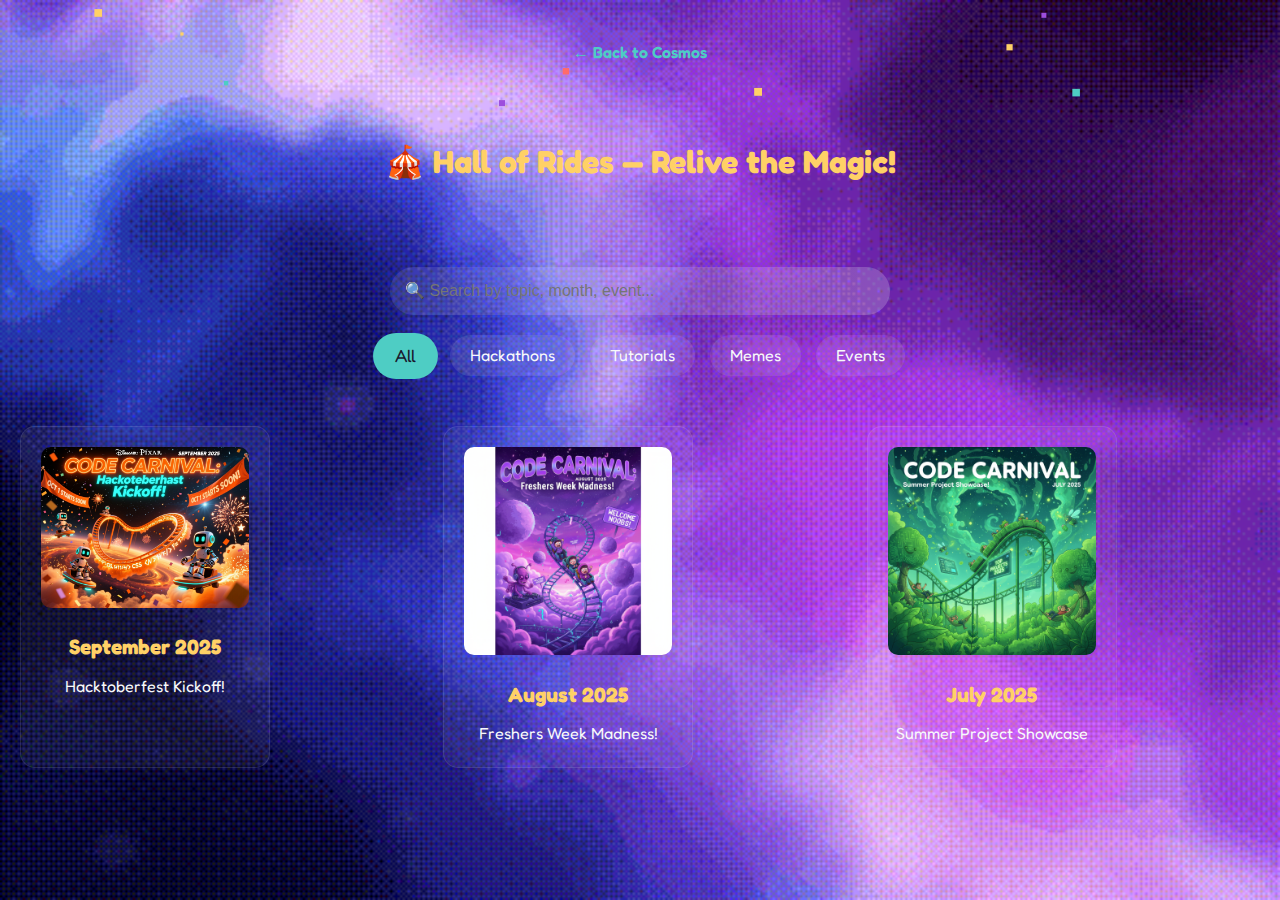
<file: archive.html>
<!DOCTYPE html>
<html lang="en" data-theme="dark">

<head>
    <meta charset="UTF-8" />
    <meta name="viewport" content="width=device-width, initial-scale=1.0" />
    <title>🎪 Hall of Rides — Code Carnival Cosmos</title>
    <link rel="stylesheet" href="assets/css/style.css" />
    <link href="https://fonts.googleapis.com/css2?family=Fredoka:wght@400;600;700&display=swap" rel="stylesheet">
</head>

<body>

    <div class="page-header">
        <a href="index.html" class="back-home">← Back to Cosmos</a>
        <h1>🎪 Hall of Rides — Relive the Magic!</h1>
    </div>

    <section class="filters">
        <input type="text" id="search-input" placeholder="🔍 Search by topic, month, event..."
            class="search-box shimmer">
        <div class="filter-tags">
            <span class="tag active" data-filter="all">All</span>
            <span class="tag" data-filter="hackathon">Hackathons</span>
            <span class="tag" data-filter="tutorial">Tutorials</span>
            <span class="tag" data-filter="meme">Memes</span>
            <span class="tag" data-filter="event">Events</span>
        </div>
    </section>

    <div class="archive-grid" id="archive-container">
        <!-- Populated by JS -->
    </div>

    <script src="assets/js/script.js"></script>
</body>

</html>
</file>
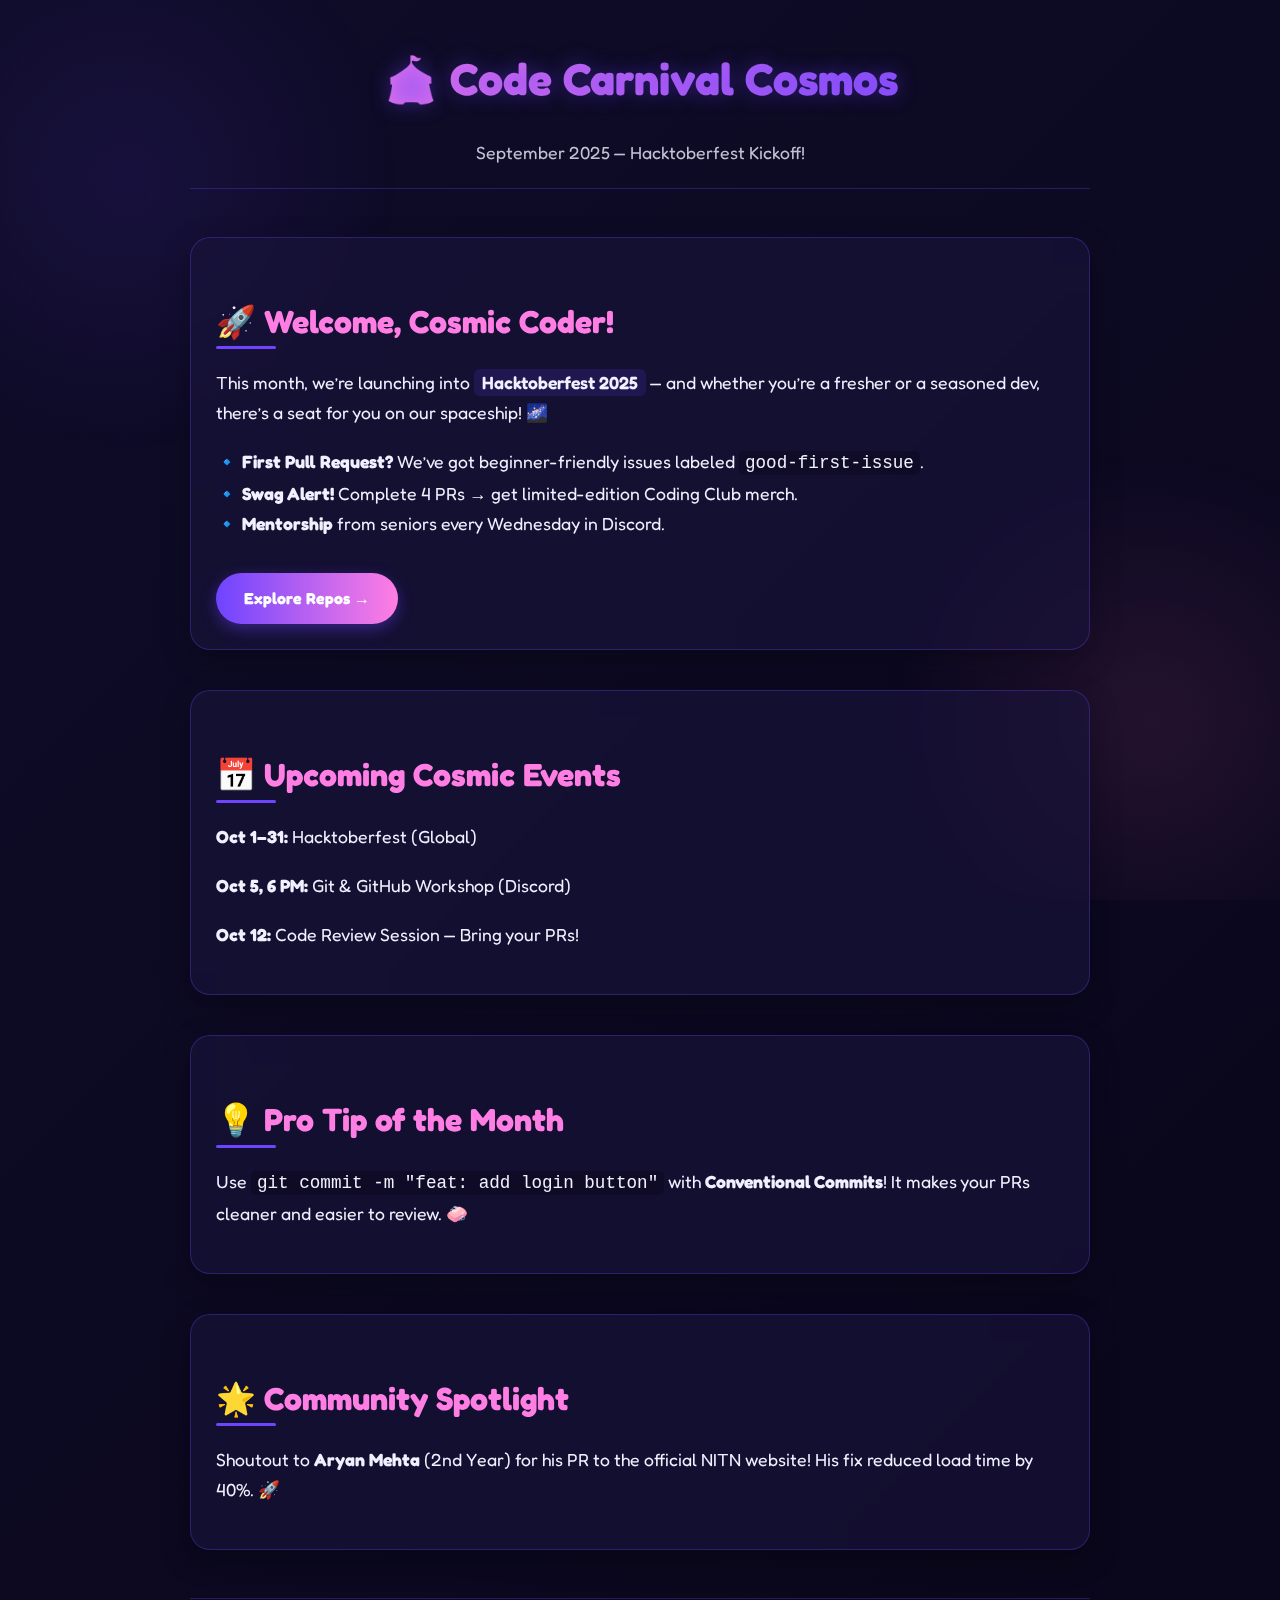
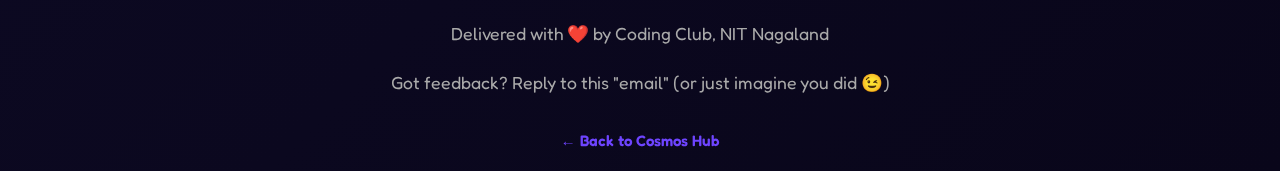
<file: news-template.html>
<!DOCTYPE html>
<html lang="en" data-theme="dark">

<head>
    <meta charset="UTF-8" />
    <meta name="viewport" content="width=device-width, initial-scale=1.0" />
    <title>September 2025 — Code Carnival Cosmos</title>
    <meta name="description"
        content="Hacktoberfest Kickoff! First PR? We got you. Swag? Double yes. Mentorship? Unlimited.">

    <link rel="icon"
        href="data:image/svg+xml,<svg xmlns=%22http://www.w3.org/2000/svg%22 viewBox=%220 0 100 100%22><text y=%22.9em%22 font-size=%2290%22>🎪</text></svg>">

    <!-- Cosmic Fonts -->
    <link href="https://fonts.googleapis.com/css2?family=Fredoka:wght@400;600;700&display=swap" rel="stylesheet">

    <style>
        /* ===== COSMIC RESET & BASE ===== */
        * {
            margin: 0;
            padding: 0;
            box-sizing: border-box;
        }

        :root {
            --bg-dark: #0f0c29;
            --bg-darker: #09061a;
            --accent-glow: #6e44ff;
            --text-primary: #f0f0ff;
            --card-bg: rgba(25, 20, 60, 0.6);
            --border-glow: rgba(110, 68, 255, 0.3);
        }

        body {
            background: linear-gradient(135deg, var(--bg-dark), var(--bg-darker));
            color: var(--text-primary);
            font-family: 'Fredoka', sans-serif;
            line-height: 1.7;
            min-height: 100vh;
            padding: 20px;
            position: relative;
            overflow-x: hidden;
        }

        body::before {
            content: "";
            position: fixed;
            top: 0;
            left: 0;
            width: 100%;
            height: 100%;
            background:
                radial-gradient(circle at 10% 20%, rgba(110, 68, 255, 0.1) 0%, transparent 20%),
                radial-gradient(circle at 90% 80%, rgba(255, 105, 180, 0.1) 0%, transparent 20%);
            pointer-events: none;
            z-index: -1;
        }

        .container {
            max-width: 900px;
            margin: 0 auto;
        }

        /* ===== TYPOGRAPHY ===== */
        h1,
        h2,
        h3,
        h4 {
            font-weight: 700;
            line-height: 1.2;
        }

        h1 {
            font-size: 2.8rem;
            text-align: center;
            margin: 2rem 0;
            background: linear-gradient(90deg, #ff7ee3, #6e44ff);
            -webkit-background-clip: text;
            background-clip: text;
            color: transparent;
            text-shadow: 0 0 20px rgba(110, 68, 255, 0.4);
        }

        h2 {
            font-size: 2rem;
            margin: 2.5rem 0 1.2rem;
            color: #ff7ee3;
            position: relative;
            padding-bottom: 8px;
        }

        h2::after {
            content: "";
            position: absolute;
            bottom: 0;
            left: 0;
            width: 60px;
            height: 3px;
            background: var(--accent-glow);
            border-radius: 3px;
        }

        p {
            margin-bottom: 1.2rem;
            font-size: 1.1rem;
        }

        a {
            color: #6e44ff;
            text-decoration: none;
            font-weight: 600;
            transition: all 0.3s ease;
        }

        a:hover {
            color: #ff7ee3;
            text-shadow: 0 0 10px rgba(255, 126, 227, 0.6);
        }

        /* ===== CARD & SECTIONS ===== */
        .newsletter-header {
            text-align: center;
            margin-bottom: 3rem;
            padding-bottom: 20px;
            border-bottom: 1px solid var(--border-glow);
        }

        .newsletter-date {
            display: block;
            font-size: 1.1rem;
            opacity: 0.8;
            margin-top: 0.5rem;
        }

        .section {
            background: var(--card-bg);
            border: 1px solid var(--border-glow);
            border-radius: 20px;
            padding: 25px;
            margin-bottom: 2.5rem;
            backdrop-filter: blur(10px);
            box-shadow: 0 10px 30px rgba(0, 0, 0, 0.3);
            transition: transform 0.3s ease, box-shadow 0.3s ease;
        }

        .section:hover {
            transform: translateY(-5px);
            box-shadow: 0 15px 40px rgba(110, 68, 255, 0.4);
        }

        .highlight {
            background: rgba(110, 68, 255, 0.15);
            padding: 3px 8px;
            border-radius: 6px;
            font-weight: 600;
        }

        .btn {
            display: inline-block;
            background: linear-gradient(90deg, #6e44ff, #ff7ee3);
            color: white;
            padding: 12px 28px;
            border-radius: 50px;
            font-weight: 700;
            margin-top: 15px;
            box-shadow: 0 5px 15px rgba(110, 68, 255, 0.4);
            transition: all 0.3s ease;
        }

        .btn:hover {
            transform: scale(1.05);
            box-shadow: 0 8px 20px rgba(255, 126, 227, 0.6);
        }

        /* ===== FOOTER ===== */
        .newsletter-footer {
            text-align: center;
            margin-top: 3rem;
            padding-top: 20px;
            border-top: 1px solid var(--border-glow);
            color: #aaa;
            font-size: 0.95rem;
        }

        .back-home {
            display: inline-flex;
            align-items: center;
            gap: 8px;
            color: #6e44ff;
            margin-top: 10px;
        }

        /* ===== ANIMATIONS ===== */
        @keyframes float {

            0%,
            100% {
                transform: translateY(0);
            }

            50% {
                transform: translateY(-15px);
            }
        }

        .floating {
            animation: float 6s ease-in-out infinite;
        }

        /* ===== RESPONSIVE ===== */
        @media (max-width: 768px) {
            h1 {
                font-size: 2.2rem;
            }

            h2 {
                font-size: 1.7rem;
            }

            .section {
                padding: 20px 15px;
            }
        }
    </style>
</head>

<body>
    <div class="container">
        <!-- HEADER -->
        <header class="newsletter-header">
            <h1>🎪 Code Carnival Cosmos</h1>
            <span class="newsletter-date">September 2025 — Hacktoberfest Kickoff!</span>
        </header>

        <!-- FEATURED SECTION -->
        <section class="section">
            <h2>🚀 Welcome, Cosmic Coder!</h2>
            <p>
                This month, we’re launching into <span class="highlight">Hacktoberfest 2025</span> — and whether you’re
                a fresher or a seasoned dev,
                there’s a seat for you on our spaceship! 🌌
            </p>
            <p>
                🔹 <strong>First Pull Request?</strong> We’ve got beginner-friendly issues labeled
                <code>good-first-issue</code>.<br>
                🔹 <strong>Swag Alert!</strong> Complete 4 PRs → get limited-edition Coding Club merch.<br>
                🔹 <strong>Mentorship</strong> from seniors every Wednesday in Discord.
            </p>
            <a href="https://github.com/coding-club-nitn" class="btn">Explore Repos →</a>
        </section>

        <!-- EVENTS -->
        <section class="section">
            <h2>📅 Upcoming Cosmic Events</h2>
            <p><strong>Oct 1–31:</strong> Hacktoberfest (Global)</p>
            <p><strong>Oct 5, 6 PM:</strong> Git & GitHub Workshop (Discord)</p>
            <p><strong>Oct 12:</strong> Code Review Session — Bring your PRs!</p>
        </section>

        <!-- TIP -->
        <section class="section">
            <h2>💡 Pro Tip of the Month</h2>
            <p>
                Use <code>git commit -m "feat: add login button"</code> with <strong>Conventional Commits</strong>!
                It makes your PRs cleaner and easier to review. 🧼
            </p>
        </section>

        <!-- COMMUNITY -->
        <section class="section">
            <h2>🌟 Community Spotlight</h2>
            <p>
                Shoutout to <strong>Aryan Mehta</strong> (2nd Year) for his PR to the official NITN website!
                His fix reduced load time by 40%. 🚀
            </p>
        </section>

        <!-- FOOTER -->
        <footer class="newsletter-footer">
            <p>Delivered with ❤️ by Coding Club, NIT Nagaland</p>
            <p>Got feedback? Reply to this "email" (or just imagine you did 😉)</p>
            <a href="index.html" class="back-home">← Back to Cosmos Hub</a>
        </footer>
    </div>

    <!-- Optional: Add tilt or confetti later if needed -->
    <script>
        // You can add interactivity here if desired (e.g., copy code snippets)
        document.querySelectorAll('code').forEach(code => {
            code.style.backgroundColor = 'rgba(0,0,0,0.2)';
            code.style.padding = '2px 6px';
            code.style.borderRadius = '4px';
            code.style.fontFamily = 'monospace';
        });
    </script>
</body>

</html>
</file>
<file: assets/css/style.css>
/* 🎨 COSMIC VARIABLES */
:root {
    --primary: #ff6b6b;
    --secondary: #4ecdc4;
    --accent: #ffd166;
    --dark: #1a1a2e;
    --light: #f8f9fa;
    --success: #06d6a0;
    --purple: #9d4edd;
    --blue: #118ab2;
    --bg: #1a1a2e;
    --text: #f8f9fa;
}

html[data-theme="light"] {
    --bg: #f8f9fa;
    --text: #1a1a2e;
    --primary: #ff4757;
    --secondary: #2ed573;
    --dark: #333;
}

/* 🌌 RESET & BASE */
* {
    margin: 0;
    padding: 0;
    box-sizing: border-box;
}

body {
    font-family: 'Fredoka', sans-serif;
    background: var(--bg);
    color: var(--text);
    line-height: 1.6;
    overflow-x: hidden;
    background-image: url('../images/galaxy-bg.gif');
    background-attachment: fixed;
    background-size: cover;
    background-position: center;
    transition: background 0.5s;
}

body.cosmic-mode {
    background: #000 url('../images/nebula-purple.png') no-repeat center center fixed;
    background-size: cover;
}

/* 🌀 COSMIC LAYER (STARS) */
#cosmic-layer {
    position: fixed;
    top: 0;
    left: 0;
    width: 100%;
    height: 100%;
    pointer-events: none;
    z-index: -1;
}

.parallax-star {
    position: fixed;
    color: white;
    font-size: 1.5rem;
    opacity: 0.8;
    pointer-events: none;
    z-index: -1;
    animation: twinkle 3s infinite ease-in-out;
}

@keyframes twinkle {

    0%,
    100% {
        opacity: 0.3;
    }

    50% {
        opacity: 1;
    }
}

/* ✨ ANIMATIONS */
@keyframes glow {

    0%,
    100% {
        text-shadow: 0 0 5px var(--primary);
    }

    50% {
        text-shadow: 0 0 20px var(--secondary), 0 0 30px var(--accent);
    }
}

@keyframes pulse {

    0%,
    100% {
        transform: scale(1);
    }

    50% {
        transform: scale(1.05);
    }
}

@keyframes float {

    0%,
    100% {
        transform: translateY(0) rotate(2deg);
    }

    50% {
        transform: translateY(-20px) rotate(-2deg);
    }
}

@keyframes wobble {

    0%,
    100% {
        transform: rotate(0deg);
    }

    25% {
        transform: rotate(2deg);
    }

    75% {
        transform: rotate(-2deg);
    }
}

@keyframes rainbow {
    0% {
        background: linear-gradient(90deg, red, orange);
    }

    25% {
        background: linear-gradient(90deg, orange, yellow);
    }

    50% {
        background: linear-gradient(90deg, yellow, green);
    }

    75% {
        background: linear-gradient(90deg, green, blue);
    }

    100% {
        background: linear-gradient(90deg, blue, purple);
    }
}

@keyframes shimmer {
    0% {
        background-position: -1000px 0;
    }

    100% {
        background-position: 1000px 0;
    }
}

@keyframes bounce {

    0%,
    100% {
        transform: translateY(0);
    }

    50% {
        transform: translateY(-10px);
    }
}

@keyframes slideInLeft {
    from {
        opacity: 0;
        transform: translateX(-50px);
    }

    to {
        opacity: 1;
        transform: translateX(0);
    }
}

@keyframes bounceIn {
    0% {
        opacity: 0;
        transform: scale(0.3);
    }

    50% {
        transform: scale(1.05);
    }

    70% {
        transform: scale(0.9);
    }

    100% {
        opacity: 1;
        transform: scale(1);
    }
}

@keyframes slideInRight {
    from {
        transform: translateX(100%);
        opacity: 0;
    }

    to {
        transform: translateX(0);
        opacity: 1;
    }
}

@keyframes fadeOut {
    to {
        opacity: 0;
        transform: translateX(100%);
    }
}

/* 🎛️ UI CONTROLS */
.theme-toggle {
    position: fixed;
    top: 20px;
    right: 20px;
    display: flex;
    gap: 10px;
    z-index: 100;
}

.btn-icon {
    background: rgba(255, 255, 255, 0.1);
    border: none;
    width: 40px;
    height: 40px;
    border-radius: 50%;
    color: white;
    cursor: pointer;
    font-size: 1.2rem;
    display: flex;
    align-items: center;
    justify-content: center;
    transition: all 0.3s;
}

.btn-icon:hover {
    background: rgba(255, 255, 255, 0.2);
    transform: scale(1.1);
}

/* 👥 COMMUNITY PULSE */
.community-pulse {
    position: fixed;
    top: 20px;
    left: 20px;
    background: rgba(0, 0, 0, 0.5);
    padding: 10px 20px;
    border-radius: 50px;
    font-weight: 600;
    z-index: 99;
    backdrop-filter: blur(5px);
}

/* 🎪 HERO */
.hero {
    text-align: center;
    padding: 100px 20px 150px;
    position: relative;
    overflow: hidden;
}

.glow-text {
    font-size: 3rem;
    animation: glow 3s ease-in-out infinite;
    margin-bottom: 20px;
    display: block;
    text-shadow: 0 0 10px rgba(255, 255, 255, 0.5);
}

.glow-text span {
    color: var(--accent);
}

.subtitle {
    font-size: 1.3rem;
    margin-bottom: 30px;
    color: #ddd;
}

.pulse-btn {
    background: var(--primary);
    color: white;
    border: none;
    padding: 15px 30px;
    font-size: 1.1rem;
    border-radius: 50px;
    cursor: pointer;
    animation: pulse 2s infinite;
    box-shadow: 0 5px 15px rgba(255, 107, 107, 0.4);
    transition: all 0.3s;
    font-weight: 600;
}

.pulse-btn:hover {
    transform: scale(1.1);
    box-shadow: 0 8px 25px rgba(255, 107, 107, 0.6);
}

/* 🎈 BALLOONS */
.floating-balloons {
    position: absolute;
    bottom: -50px;
    left: 0;
    width: 100%;
    pointer-events: none;
}

.balloon {
    width: 60px;
    position: absolute;
    animation: float 6s ease-in-out infinite;
}

.balloon-1 {
    left: 10%;
}

.balloon-2 {
    left: 25%;
    animation-delay: 1s;
}

.balloon-3 {
    left: 18%;
    animation-delay: 2s;
}

/* ✨ CONSTELLATION */
.constellation-map {
    position: absolute;
    top: 0;
    left: 0;
    width: 100%;
    height: 100%;
    pointer-events: none;
}

.star {
    position: absolute;
    font-size: 1.8rem;
    color: var(--accent);
    cursor: pointer;
    animation: glow 4s infinite;
    pointer-events: auto;
}

.star:hover {
    transform: scale(1.3);
}

/* 🃏 CARDS */
.card {
    background: rgba(255, 255, 255, 0.05);
    border-radius: 20px;
    padding: 20px;
    max-width: 800px;
    margin: 40px auto;
    backdrop-filter: blur(10px);
    border: 1px solid rgba(255, 255, 255, 0.1);
    box-shadow: 0 10px 30px rgba(0, 0, 0, 0.3);
    transition: transform 0.3s;
}

.card:hover {
    transform: translateY(-5px);
}

.card-img {
    width: 100%;
    border-radius: 15px;
    margin-bottom: 20px;
    transition: transform 0.3s;
}

.wobble-hover:hover {
    animation: wobble 0.5s ease-in-out;
}

.card-content h3 {
    font-size: 1.8rem;
    margin-bottom: 10px;
    color: var(--accent);
}

.card-content p {
    margin-bottom: 20px;
    font-size: 1.1rem;
}

/* 🔘 BUTTONS */
.btn {
    display: inline-block;
    padding: 12px 28px;
    border-radius: 50px;
    text-decoration: none;
    font-weight: 600;
    transition: all 0.3s;
    text-align: center;
}

.btn-glow {
    background: var(--secondary);
    color: var(--dark);
    box-shadow: 0 0 15px rgba(78, 205, 196, 0.5);
}

.btn-glow:hover {
    box-shadow: 0 0 30px rgba(78, 205, 196, 0.8);
    transform: translateY(-3px);
}

.btn-rainbow {
    background: linear-gradient(90deg, red, orange, yellow, green, blue, indigo, violet);
    color: white;
    animation: rainbow 5s linear infinite;
    border: none;
}

.btn-outline {
    border: 2px solid var(--accent);
    color: var(--accent);
}

.btn-outline:hover {
    background: var(--accent);
    color: var(--dark);
}

/* 🎡 GRID */
.archive-preview h2,
.featured h2,
.page-header h1 {
    text-align: center;
    font-size: 2rem;
    margin: 50px 0 30px;
    color: var(--accent);
}

.rides-grid {
    display: flex;
    justify-content: center;
    gap: 30px;
    flex-wrap: wrap;
    padding: 0 20px;
    margin-bottom: 40px;
}

.ride-card {
    background: rgba(255, 255, 255, 0.05);
    border-radius: 15px;
    padding: 20px;
    width: 250px;
    text-align: center;
    text-decoration: none;
    color: inherit;
    border: 1px solid rgba(255, 255, 255, 0.1);
    transition: transform 0.3s;
    animation: slideInLeft 0.8s forwards;
}

.ride-card:hover {
    transform: translateY(-10px) scale(1.02);
}

.ride-card img {
    width: 100%;
    border-radius: 10px;
    margin-bottom: 15px;
}

.ride-card h4 {
    font-size: 1.3rem;
    margin-bottom: 10px;
    color: var(--accent);
}

/* 🤖 BOT */
.bot-corner {
    position: fixed;
    bottom: 30px;
    right: 30px;
    cursor: pointer;
    z-index: 100;
}

.bot-avatar {
    width: 80px;
    animation: bounce 2s infinite;
}

.speech-bubble {
    position: absolute;
    bottom: 110px;
    right: 0;
    background: white;
    color: var(--dark);
    padding: 12px 16px;
    border-radius: 20px;
    font-weight: 600;
    max-width: 200px;
    box-shadow: 0 5px 15px rgba(0, 0, 0, 0.2);
    opacity: 0;
    transform: translateY(10px);
    transition: all 0.3s;
}

.bot-corner:hover .speech-bubble {
    opacity: 1;
    transform: translateY(0);
}

/* 🗃️ ARCHIVE */
.page-header {
    text-align: center;
    padding: 40px 20px 20px;
}

.back-home {
    display: inline-block;
    margin-bottom: 20px;
    color: var(--secondary);
    text-decoration: none;
    font-weight: 600;
}

.filters {
    text-align: center;
    padding: 30px 20px;
}

.search-box {
    width: 90%;
    max-width: 500px;
    padding: 15px;
    border-radius: 50px;
    border: none;
    background: rgba(255, 255, 255, 0.1);
    color: var(--text);
    font-size: 1rem;
    margin-bottom: 20px;
    transition: all 0.3s;
}

.search-box:focus {
    outline: none;
    background: rgba(255, 255, 255, 0.2);
}

.shimmer {
    background: linear-gradient(90deg, rgba(255, 255, 255, 0.1), rgba(255, 255, 255, 0.3), rgba(255, 255, 255, 0.1));
    background-size: 400% 100%;
    animation: shimmer 4s ease infinite;
}

.filter-tags {
    display: flex;
    justify-content: center;
    gap: 15px;
    flex-wrap: wrap;
}

.tag {
    padding: 8px 20px;
    border-radius: 50px;
    background: rgba(255, 255, 255, 0.1);
    cursor: pointer;
    transition: all 0.3s;
    color: var(--text);
}

.tag.active,
.tag:hover {
    background: var(--secondary);
    color: var(--dark);
    transform: scale(1.1);
}

.archive-grid {
    display: grid;
    grid-template-columns: repeat(auto-fill, minmax(300px, 1fr));
    gap: 30px;
    padding: 20px;
}

/* 📰 NEWSLETTER */
.newsletter-page {
    background: linear-gradient(135deg, #0f0c29, #302b63, #24243e);
}

.newsletter-header {
    text-align: center;
    padding: 50px 20px 30px;
}

.newsletter-header h1 {
    font-size: 2.5rem;
    color: var(--accent);
}

.date-tag {
    color: #aaa;
    font-size: 0.9rem;
}

.back-btn {
    display: inline-block;
    margin-bottom: 20px;
    color: var(--secondary);
    text-decoration: none;
    font-weight: 600;
}

.newsletter-content {
    max-width: 900px;
    margin: 0 auto;
    padding: 0 20px 50px;
}

.newsletter-hero {
    width: 100%;
    border-radius: 15px;
    margin: 30px 0;
    animation: bounceIn 1s ease-out;
}

.meme-zone {
    text-align: center;
    margin: 40px 0;
}

.meme-img {
    max-width: 90%;
    border-radius: 10px;
    margin: 20px 0;
}

.achievement-unlock {
    background: linear-gradient(135deg, var(--success), #05bf85);
    padding: 25px;
    border-radius: 15px;
    text-align: center;
    margin: 40px 0;
    color: var(--dark);
    font-weight: 700;
    box-shadow: 0 10px 30px rgba(6, 214, 160, 0.3);
}

.next-ride {
    text-align: center;
    padding: 20px;
    margin-top: 40px;
}

/* 🚀 LAUNCH CHECKLIST */
.launch-checklist {
    max-width: 600px;
    margin: 80px auto 40px;
    padding: 30px;
    background: rgba(0, 0, 0, 0.3);
    border-radius: 20px;
    text-align: center;
    backdrop-filter: blur(10px);
}

.launch-checklist h3 {
    color: var(--accent);
    margin-bottom: 20px;
}

.launch-checklist ul {
    list-style: none;
    font-size: 1.1rem;
}

.launch-checklist li {
    margin: 10px 0;
    padding: 10px;
    border-radius: 10px;
    background: rgba(255, 255, 255, 0.05);
}

/* 📱 RESPONSIVE */
@media (max-width: 768px) {
    .glow-text {
        font-size: 2rem;
    }

    .hero {
        padding: 80px 20px 100px;
    }

    .card {
        margin: 20px 10px;
    }

    .rides-grid {
        gap: 15px;
    }

    .ride-card {
        width: 100%;
        max-width: 300px;
    }

    .bot-corner {
        bottom: 15px;
        right: 15px;
    }

    .bot-avatar {
        width: 60px;
    }

    .speech-bubble {
        bottom: 80px;
        font-size: 0.9rem;
        padding: 10px 14px;
    }

    .theme-toggle {
        top: 10px;
        right: 10px;
        gap: 5px;
    }

    .theme-toggle .btn-icon {
        width: 30px;
        height: 30px;
        font-size: 1rem;
    }

    .community-pulse {
        top: 10px;
        left: 10px;
        font-size: 0.9rem;
        padding: 8px 15px;
    }
}

/* 🌠 CUSTOM SUGGEST FORM */
.cosmic-form {
    max-width: 700px;
    margin: 60px auto 40px;
    padding: 40px;
    background: rgba(0, 0, 0, 0.3);
    border-radius: 25px;
    backdrop-filter: blur(15px);
    border: 1px solid rgba(255, 255, 255, 0.1);
    box-shadow: 0 10px 40px rgba(0, 0, 0, 0.3);
}

.cosmic-form h3 {
    color: var(--accent);
    text-align: center;
    margin-bottom: 20px;
    font-size: 1.8rem;
}

.cosmic-form p {
    text-align: center;
    margin-bottom: 30px;
    font-size: 1.1rem;
    color: #ddd;
}

.cosmic-input-form {
    display: flex;
    flex-direction: column;
    gap: 25px;
}

.form-group {
    display: flex;
    flex-direction: column;
    gap: 8px;
}

.form-group label {
    font-weight: 600;
    color: var(--accent);
    font-size: 1.1rem;
}

.form-group input {
    padding: 15px;
    border-radius: 15px;
    border: 1px solid rgba(255, 255, 255, 0.2);
    background: rgba(255, 255, 255, 0.05);
    color: var(--text);
    font-size: 1rem;
    transition: all 0.3s;
}

.form-group input:focus {
    outline: none;
    border-color: var(--secondary);
    background: rgba(78, 205, 196, 0.1);
    box-shadow: 0 0 10px rgba(78, 205, 196, 0.3);
}

/* RESPONSIVE */
@media (max-width: 768px) {
    .cosmic-form {
        margin: 40px 20px;
        padding: 30px 20px;
    }
}
.form-group textarea {
    padding: 15px;
    border-radius: 15px;
    border: 1px solid rgba(255, 255, 255, 0.2);
    background: rgba(255, 255, 255, 0.05);
    color: var(--text);
    font-size: 1rem;
    transition: all 0.3s;
    resize: vertical;
    min-height: 100px;
}

.form-group textarea:focus {
    outline: none;
    border-color: var(--accent);
    background: rgba(255, 209, 102, 0.1);
    box-shadow: 0 0 15px rgba(255, 209, 102, 0.4);
}
</file>
